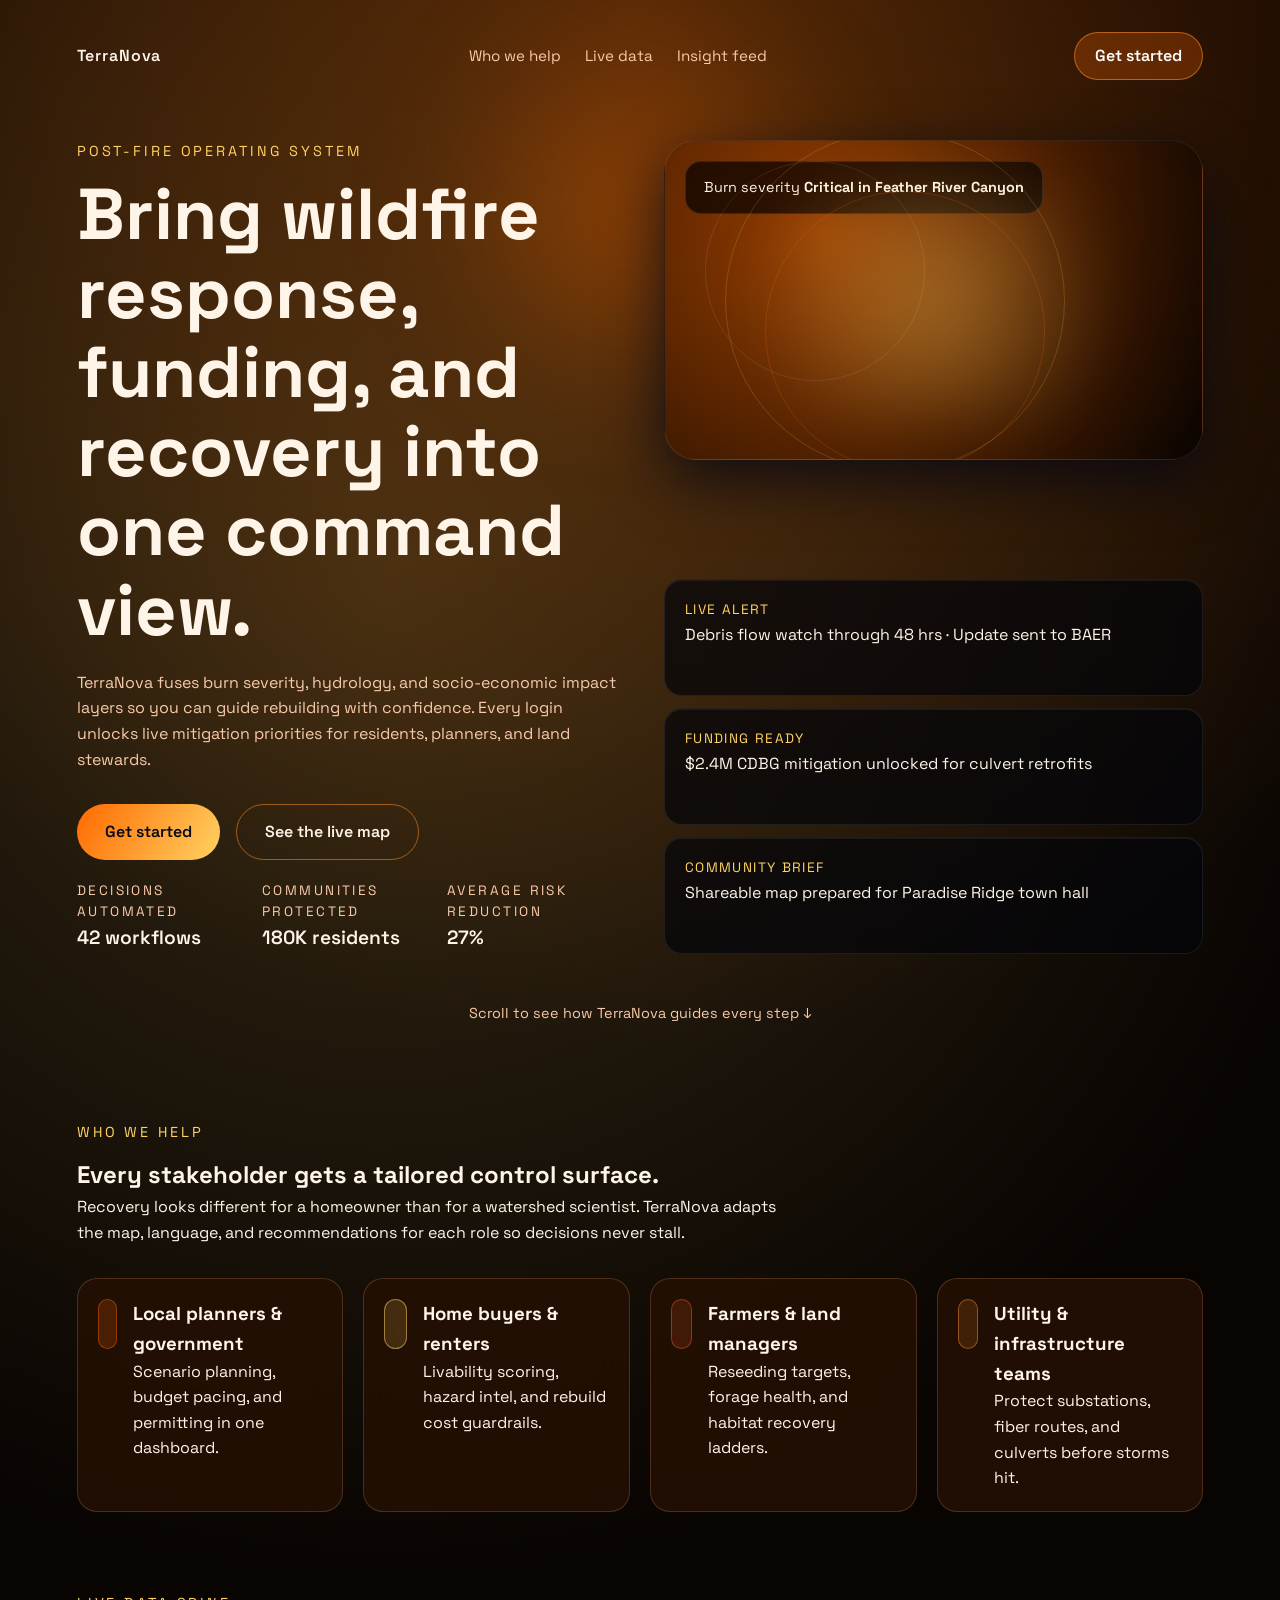
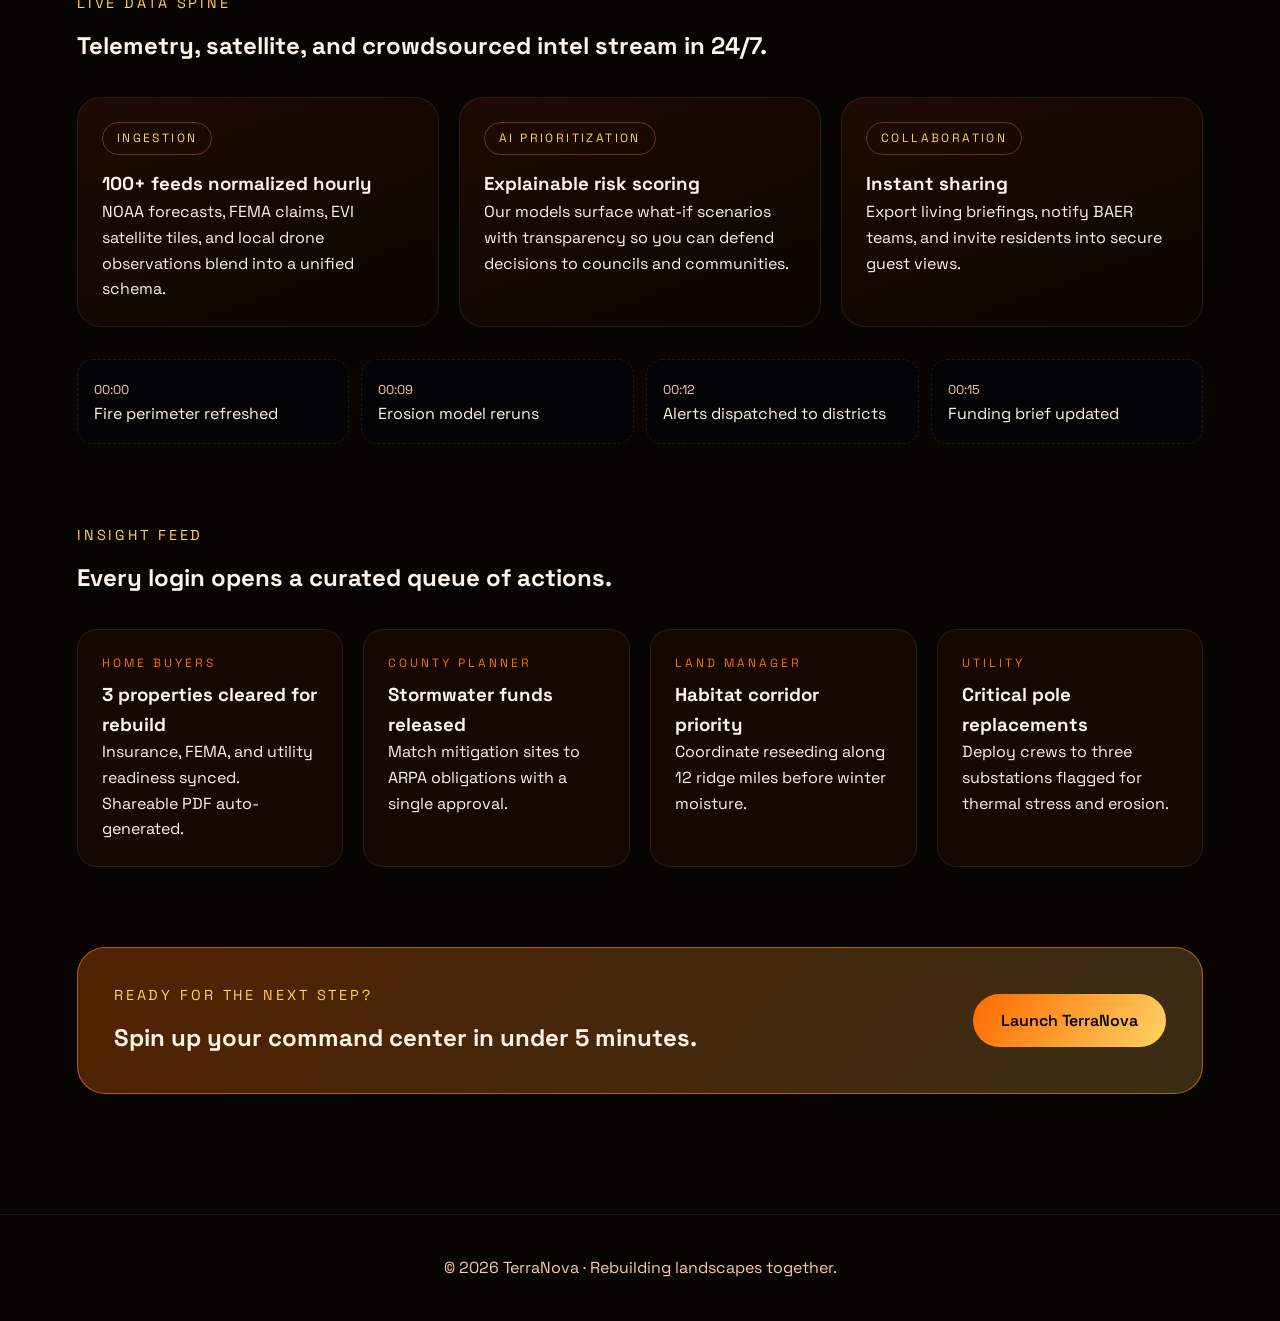
<file: index.html>
<!DOCTYPE html>
<html lang="en">
  <head>
    <meta charset="UTF-8" />
    <meta name="viewport" content="width=device-width, initial-scale=1.0" />
    <title>TerraNova | Recovery Intelligence</title>
    <link rel="preconnect" href="https://fonts.googleapis.com" />
    <link rel="preconnect" href="https://fonts.gstatic.com" crossorigin />
    <link
      href="https://fonts.googleapis.com/css2?family=Space+Grotesk:wght@400;500;600;700&display=swap"
      rel="stylesheet"
    />
    <link rel="stylesheet" href="styles/main.css" />
  </head>
  <body>
    <header class="hero">
      <div class="hero-glow"></div>
      <nav class="nav">
        <div class="logo">TerraNova</div>
        <div class="nav-links">
          <a href="#who">Who we help</a>
          <a href="#live">Live data</a>
          <a href="#insights">Insight feed</a>
        </div>
        <a class="nav-pill" href="login.html">Get started</a>
      </nav>
      <div class="hero-grid">
        <div class="hero-copy">
          <p class="eyebrow">Post-fire operating system</p>
          <h1>Bring wildfire response, funding, and recovery into one command view.</h1>
          <p class="lead">
            TerraNova fuses burn severity, hydrology, and socio-economic impact layers
            so you can guide rebuilding with confidence. Every login unlocks live
            mitigation priorities for residents, planners, and land stewards.
          </p>
          <div class="hero-actions">
            <a class="btn" href="login.html">Get started</a>
            <a class="btn ghost" href="map.html">See the live map</a>
          </div>
          <div class="hero-stats">
            <div>
              <p class="stat-label">Decisions automated</p>
              <p class="stat-value">42 workflows</p>
            </div>
            <div>
              <p class="stat-label">Communities protected</p>
              <p class="stat-value">180K residents</p>
            </div>
            <div>
              <p class="stat-label">Average risk reduction</p>
              <p class="stat-value">27%</p>
            </div>
          </div>
        </div>
        <div class="hero-preview" aria-hidden="true">
          <div class="preview-map">
            <div class="preview-scan">
              <span>Burn severity</span>
              <strong>Critical in Feather River Canyon</strong>
            </div>
            <div class="preview-glow"></div>
            <div class="preview-layer preview-layer-one"></div>
            <div class="preview-layer preview-layer-two"></div>
            <div class="preview-layer preview-layer-three"></div>
          </div>
          <ul class="preview-feed">
            <li>
              <span class="feed-label">Live alert</span>
              <p>Debris flow watch through 48 hrs · Update sent to BAER</p>
            </li>
            <li>
              <span class="feed-label">Funding ready</span>
              <p>$2.4M CDBG mitigation unlocked for culvert retrofits</p>
            </li>
            <li>
              <span class="feed-label">Community brief</span>
              <p>Shareable map prepared for Paradise Ridge town hall</p>
            </li>
          </ul>
        </div>
      </div>
      <p class="scroll-hint">Scroll to see how TerraNova guides every step ↓</p>
    </header>

    <main>
      <section class="who" id="who">
        <div class="section-heading">
          <p class="eyebrow">Who we help</p>
          <h2>Every stakeholder gets a tailored control surface.</h2>
          <p>
            Recovery looks different for a homeowner than for a watershed scientist.
            TerraNova adapts the map, language, and recommendations for each role so
            decisions never stall.
          </p>
        </div>
        <div class="card-grid">
          <article class="info-card">
            <div class="card-icon cube"></div>
            <div>
              <h3>Local planners &amp; government</h3>
              <p>Scenario planning, budget pacing, and permitting in one dashboard.</p>
            </div>
          </article>
          <article class="info-card">
            <div class="card-icon house"></div>
            <div>
              <h3>Home buyers &amp; renters</h3>
              <p>Livability scoring, hazard intel, and rebuild cost guardrails.</p>
            </div>
          </article>
          <article class="info-card">
            <div class="card-icon field"></div>
            <div>
              <h3>Farmers &amp; land managers</h3>
              <p>Reseeding targets, forage health, and habitat recovery ladders.</p>
            </div>
          </article>
          <article class="info-card">
            <div class="card-icon signal"></div>
            <div>
              <h3>Utility &amp; infrastructure teams</h3>
              <p>Protect substations, fiber routes, and culverts before storms hit.</p>
            </div>
          </article>
        </div>
      </section>

      <section class="live" id="live">
        <div class="section-heading">
          <p class="eyebrow">Live data spine</p>
          <h2>Telemetry, satellite, and crowdsourced intel stream in 24/7.</h2>
        </div>
        <div class="live-grid">
          <article class="live-card">
            <div class="live-pill">Ingestion</div>
            <h3>100+ feeds normalized hourly</h3>
            <p>NOAA forecasts, FEMA claims, EVI satellite tiles, and local drone observations blend into a unified schema.</p>
          </article>
          <article class="live-card">
            <div class="live-pill">AI prioritization</div>
            <h3>Explainable risk scoring</h3>
            <p>
              Our models surface what-if scenarios with transparency so you can defend decisions to councils and
              communities.
            </p>
          </article>
          <article class="live-card">
            <div class="live-pill">Collaboration</div>
            <h3>Instant sharing</h3>
            <p>Export living briefings, notify BAER teams, and invite residents into secure guest views.</p>
          </article>
        </div>
        <div class="timeline">
          <div class="timeline-step">
            <span>00:00</span>
            <p>Fire perimeter refreshed</p>
          </div>
          <div class="timeline-step">
            <span>00:09</span>
            <p>Erosion model reruns</p>
          </div>
          <div class="timeline-step">
            <span>00:12</span>
            <p>Alerts dispatched to districts</p>
          </div>
          <div class="timeline-step">
            <span>00:15</span>
            <p>Funding brief updated</p>
          </div>
        </div>
      </section>

      <section class="insights" id="insights">
        <div class="section-heading">
          <p class="eyebrow">Insight feed</p>
          <h2>Every login opens a curated queue of actions.</h2>
        </div>
        <div class="feed-grid">
          <article class="feed-card">
            <div>
              <p class="feed-tag">Home buyers</p>
              <h3>3 properties cleared for rebuild</h3>
            </div>
            <p>Insurance, FEMA, and utility readiness synced. Shareable PDF auto-generated.</p>
          </article>
          <article class="feed-card">
            <div>
              <p class="feed-tag">County planner</p>
              <h3>Stormwater funds released</h3>
            </div>
            <p>Match mitigation sites to ARPA obligations with a single approval.</p>
          </article>
          <article class="feed-card">
            <div>
              <p class="feed-tag">Land manager</p>
              <h3>Habitat corridor priority</h3>
            </div>
            <p>Coordinate reseeding along 12 ridge miles before winter moisture.</p>
          </article>
          <article class="feed-card">
            <div>
              <p class="feed-tag">Utility</p>
              <h3>Critical pole replacements</h3>
            </div>
            <p>Deploy crews to three substations flagged for thermal stress and erosion.</p>
          </article>
        </div>
      </section>

      <section class="cta-panel">
        <div>
          <p class="eyebrow">Ready for the next step?</p>
          <h2>Spin up your command center in under 5 minutes.</h2>
        </div>
        <a class="btn" href="login.html">Launch TerraNova</a>
      </section>
    </main>

    <footer class="site-footer">
      <p>© <span id="year"></span> TerraNova · Rebuilding landscapes together.</p>
    </footer>
    <script>
      document.getElementById('year').textContent = new Date().getFullYear();
    </script>
  </body>
</html>
</file>
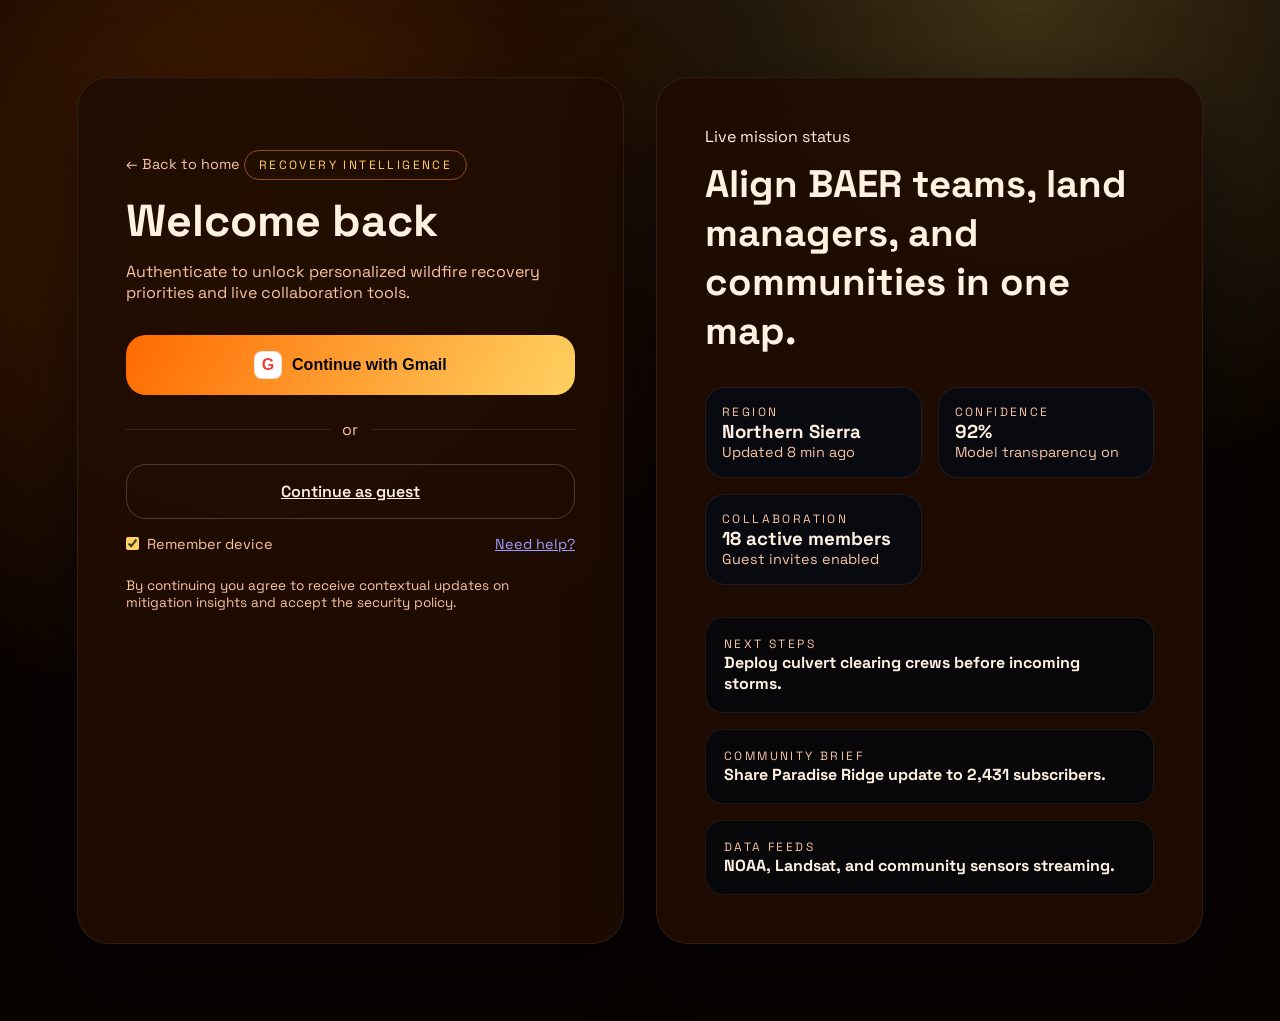
<file: login.html>
<!DOCTYPE html>
<html lang="en">
  <head>
    <meta charset="UTF-8" />
    <meta name="viewport" content="width=device-width, initial-scale=1.0" />
    <meta name="google-client-id" content="236349875388-l926jrpgekh544jt7ub4m98dukgtrrqh.apps.googleusercontent.com" />
    <title>Sign in | TerraNova</title>
    <link rel="preconnect" href="https://fonts.googleapis.com" />
    <link rel="preconnect" href="https://fonts.gstatic.com" crossorigin />
    <link
      href="https://fonts.googleapis.com/css2?family=Space+Grotesk:wght@400;500;600&display=swap"
      rel="stylesheet"
    />
    <link rel="stylesheet" href="styles/login.css" />
  </head>
  <body>
    <main class="login-shell">
      <div class="noise"></div>
      <section class="login-card">
        <a class="back-link" href="index.html">← Back to home</a>
        <div class="badge">Recovery Intelligence</div>
        <h1>Welcome back</h1>
        <p class="subtitle">
          Authenticate to unlock personalized wildfire recovery priorities and live collaboration tools.
        </p>
        <button class="btn gmail" id="gmailLogin" data-google-client-id="">
          <span class="gmail-icon" aria-hidden="true">G</span>
          Continue with Gmail
        </button>
        <div class="divider">
          <span></span>
          <p>or</p>
          <span></span>
        </div>
        <a class="btn outline" href="map.html" data-guest-login>Continue as guest</a>
        <div class="form-meta">
          <label class="checkbox">
            <input type="checkbox" checked />
            <span>Remember device</span>
          </label>
          <a href="#">Need help?</a>
        </div>
        <p class="disclaimer">
          By continuing you agree to receive contextual updates on mitigation insights and accept the security policy.
        </p>
      </section>
      <section class="login-preview" aria-hidden="true">
        <div class="preview-header">
          <p class="eyebrow">Live mission status</p>
          <h2>Align BAER teams, land managers, and communities in one map.</h2>
        </div>
        <div class="preview-grid">
          <article>
            <p class="label">Region</p>
            <h3>Northern Sierra</h3>
            <p class="muted">Updated 8 min ago</p>
          </article>
          <article>
            <p class="label">Confidence</p>
            <h3>92%</h3>
            <p class="muted">Model transparency on</p>
          </article>
          <article>
            <p class="label">Collaboration</p>
            <h3>18 active members</h3>
            <p class="muted">Guest invites enabled</p>
          </article>
        </div>
        <ul class="preview-list">
          <li>
            <p class="label">Next steps</p>
            <strong>Deploy culvert clearing crews before incoming storms.</strong>
          </li>
          <li>
            <p class="label">Community brief</p>
            <strong>Share Paradise Ridge update to 2,431 subscribers.</strong>
          </li>
          <li>
            <p class="label">Data feeds</p>
            <strong>NOAA, Landsat, and community sensors streaming.</strong>
          </li>
        </ul>
      </section>
    </main>
    <script src="scripts/login.js"></script>
  </body>
</html>
</file>
<file: styles/main.css>
:root {
  color-scheme: dark;
  --bg: #080402;
  --surface: rgba(38, 16, 4, 0.82);
  --surface-strong: rgba(22, 9, 2, 0.94);
  --text: #fff4e8;
  --muted: #f8caaa;
  --accent: #ff6a00;
  --accent-secondary: #ffd262;
  --border: rgba(255, 142, 45, 0.55);
  --card-border: rgba(255, 184, 117, 0.2);
  --shadow: 0 20px 60px rgba(5, 8, 20, 0.8);
  font-family: 'Space Grotesk', system-ui, -apple-system, BlinkMacSystemFont, sans-serif;
}

* {
  box-sizing: border-box;
  margin: 0;
  padding: 0;
}

body {
  min-height: 100vh;
  background: radial-gradient(circle at top, rgba(255, 106, 0, 0.28), transparent 35%),
    radial-gradient(circle at 30% 20%, rgba(255, 210, 98, 0.18), transparent 40%),
    var(--bg);
  color: var(--text);
  line-height: 1.6;
}

a {
  color: inherit;
  text-decoration: none;
}

.hero {
  position: relative;
  min-height: 100vh;
  padding: 32px clamp(20px, 6vw, 80px) 96px;
  overflow: hidden;
}

.hero-glow {
  position: absolute;
  inset: 10% auto auto 50%;
  width: 480px;
  height: 480px;
  background: radial-gradient(circle, rgba(255, 106, 0, 0.4), transparent 60%);
  filter: blur(60px);
  transform: translate(-50%, -30%);
  z-index: 0;
}

.nav {
  display: flex;
  justify-content: space-between;
  align-items: center;
  gap: 24px;
  position: relative;
  z-index: 2;
}

.logo {
  font-weight: 600;
  letter-spacing: 0.06em;
}

.nav-links {
  display: flex;
  gap: 24px;
  font-size: 0.95rem;
  color: var(--muted);
}

.nav-links a {
  transition: color 0.2s ease;
}

.nav-links a:hover {
  color: #fff;
}

.nav-pill {
  padding: 10px 20px;
  border-radius: 999px;
  border: 1px solid var(--border);
  background: rgba(255, 106, 0, 0.25);
  color: #fff;
  font-weight: 600;
}

.hero-grid {
  margin-top: 60px;
  display: grid;
  grid-template-columns: repeat(auto-fit, minmax(280px, 1fr));
  gap: 48px;
  position: relative;
  z-index: 1;
}

.hero-copy h1 {
  font-size: clamp(2.8rem, 6vw, 4.5rem);
  line-height: 1.1;
  margin-bottom: 20px;
}

.eyebrow {
  font-size: 0.9rem;
  text-transform: uppercase;
  letter-spacing: 0.2em;
  color: var(--accent-secondary);
  margin-bottom: 12px;
}

.lead {
  color: var(--muted);
  max-width: 560px;
}

.hero-actions {
  display: flex;
  flex-wrap: wrap;
  gap: 16px;
  margin: 32px 0 20px;
}

.btn {
  display: inline-flex;
  align-items: center;
  justify-content: center;
  gap: 10px;
  padding: 14px 28px;
  border-radius: 999px;
  border: none;
  cursor: pointer;
  background: linear-gradient(120deg, var(--accent), var(--accent-secondary));
  color: #050814;
  font-weight: 600;
}

.btn.ghost {
  background: transparent;
  border: 1px solid var(--border);
  color: var(--text);
}

.hero-stats {
  display: grid;
  grid-template-columns: repeat(auto-fit, minmax(140px, 1fr));
  gap: 16px;
}

.stat-label {
  color: var(--muted);
  font-size: 0.85rem;
  text-transform: uppercase;
  letter-spacing: 0.18em;
}

.stat-value {
  font-size: 1.2rem;
  font-weight: 600;
}

.hero-preview {
  display: grid;
  gap: 24px;
}

.preview-map {
  position: relative;
  height: 320px;
  border-radius: 32px;
  background: radial-gradient(circle at 30% 30%, rgba(255, 106, 0, 0.55), rgba(8, 4, 2, 0.5)),
    linear-gradient(140deg, rgba(25, 8, 2, 0.95), rgba(6, 2, 0, 0.92));
  border: 1px solid rgba(255, 255, 255, 0.08);
  overflow: hidden;
  box-shadow: var(--shadow);
}

.preview-scan {
  position: absolute;
  top: 20px;
  left: 20px;
  padding: 14px 18px;
  border-radius: 16px;
  background: rgba(12, 5, 1, 0.75);
  border: 1px solid rgba(255, 255, 255, 0.1);
  font-size: 0.9rem;
}

.preview-glow {
  position: absolute;
  inset: 40px;
  border-radius: 24px;
  background: radial-gradient(circle, rgba(255, 210, 98, 0.35), transparent 70%);
  filter: blur(30px);
}

.preview-layer {
  position: absolute;
  border-radius: 50%;
  opacity: 0.6;
}

.preview-layer-one {
  width: 220px;
  height: 220px;
  top: 20px;
  left: 40px;
  border: 1px solid rgba(255, 255, 255, 0.15);
  animation: pulse 6s ease-in-out infinite;
}

.preview-layer-two {
  width: 280px;
  height: 280px;
  top: 50px;
  left: 100px;
  border: 1px solid rgba(255, 106, 0, 0.35);
  animation: pulse 7s ease-in-out infinite 1s;
}

.preview-layer-three {
  width: 340px;
  height: 340px;
  top: -10px;
  left: 60px;
  border: 1px solid rgba(255, 210, 98, 0.3);
  animation: pulse 8s ease-in-out infinite 2s;
}

@keyframes pulse {
  0%,
  100% {
    transform: scale(1);
  }
  50% {
    transform: scale(1.05);
  }
}

.preview-feed {
  list-style: none;
  display: grid;
  gap: 12px;
}

.preview-feed li {
  padding: 16px 20px;
  border-radius: 18px;
  border: 1px solid rgba(255, 255, 255, 0.08);
  background: rgba(3, 5, 11, 0.7);
  box-shadow: inset 0 1px 0 rgba(255, 255, 255, 0.06);
}

.feed-label {
  font-size: 0.85rem;
  color: var(--accent-secondary);
  letter-spacing: 0.1em;
  text-transform: uppercase;
}

.scroll-hint {
  margin-top: 48px;
  text-align: center;
  color: var(--muted);
  font-size: 0.9rem;
}

main {
  padding: 0 clamp(20px, 6vw, 80px) 120px;
  display: grid;
  gap: 80px;
}

.section-heading {
  max-width: 700px;
  margin-bottom: 32px;
}

.card-grid {
  display: grid;
  grid-template-columns: repeat(auto-fit, minmax(240px, 1fr));
  gap: 20px;
}

.info-card {
  display: flex;
  gap: 16px;
  padding: 20px;
  border-radius: 20px;
  border: 1px solid var(--card-border);
  background: var(--surface);
  backdrop-filter: blur(18px);
}

.card-icon {
  width: 50px;
  height: 50px;
  border-radius: 16px;
  background: rgba(255, 106, 0, 0.18);
  border: 1px solid rgba(255, 106, 0, 0.4);
}

.card-icon.house {
  background: rgba(255, 210, 98, 0.15);
  border-color: rgba(255, 210, 98, 0.5);
}

.card-icon.field {
  background: rgba(240, 93, 35, 0.15);
  border-color: rgba(240, 93, 35, 0.45);
}

.card-icon.signal {
  background: rgba(255, 142, 45, 0.15);
  border-color: rgba(255, 142, 45, 0.45);
}

.live-grid {
  display: grid;
  grid-template-columns: repeat(auto-fit, minmax(240px, 1fr));
  gap: 20px;
}

.live-card {
  padding: 24px;
  border-radius: 24px;
  border: 1px solid rgba(255, 255, 255, 0.08);
  background: linear-gradient(160deg, rgba(32, 12, 2, 0.9), rgba(13, 5, 0, 0.85));
}

.live-pill {
  display: inline-flex;
  padding: 6px 14px;
  border-radius: 999px;
  border: 1px solid rgba(255, 142, 45, 0.35);
  font-size: 0.75rem;
  letter-spacing: 0.2em;
  text-transform: uppercase;
  color: var(--accent-secondary);
  margin-bottom: 14px;
}

.timeline {
  margin-top: 32px;
  display: grid;
  grid-template-columns: repeat(auto-fit, minmax(140px, 1fr));
  gap: 12px;
}

.timeline-step {
  padding: 16px;
  border-radius: 16px;
  background: rgba(3, 5, 11, 0.7);
  border: 1px dashed rgba(255, 255, 255, 0.08);
}

.timeline-step span {
  font-size: 0.8rem;
  color: var(--muted);
}

.insights .feed-grid {
  display: grid;
  grid-template-columns: repeat(auto-fit, minmax(240px, 1fr));
  gap: 20px;
}

.feed-card {
  padding: 24px;
  border-radius: 20px;
  background: var(--surface-strong);
  border: 1px solid rgba(255, 255, 255, 0.08);
  position: relative;
}

.feed-tag {
  font-size: 0.75rem;
  letter-spacing: 0.25em;
  text-transform: uppercase;
  color: var(--accent);
  margin-bottom: 6px;
}

.cta-panel {
  display: flex;
  flex-wrap: wrap;
  align-items: center;
  justify-content: space-between;
  gap: 24px;
  padding: 36px;
  border-radius: 28px;
  border: 1px solid var(--border);
  background: linear-gradient(130deg, rgba(255, 106, 0, 0.3), rgba(255, 210, 98, 0.2));
}

.site-footer {
  padding: 40px 24px;
  text-align: center;
  color: var(--muted);
  border-top: 1px solid rgba(255, 255, 255, 0.06);
}

@media (max-width: 720px) {
  .nav-links {
    display: none;
  }
  .hero-actions {
    flex-direction: column;
  }
  .hero-stats {
    grid-template-columns: 1fr;
  }
  .cta-panel {
    flex-direction: column;
    text-align: center;
  }
}
</file>
<file: styles/login.css>
:root {
  color-scheme: dark;
  --bg: #090300;
  --card: rgba(32, 12, 2, 0.92);
  --accent: #ff6a00;
  --accent-secondary: #ffd262;
  --border: rgba(255, 142, 45, 0.5);
  --text: #fff2e2;
  --muted: #f7c5a3;
  font-family: 'Space Grotesk', system-ui, sans-serif;
}

* {
  box-sizing: border-box;
  margin: 0;
  padding: 0;
}

body {
  min-height: 100vh;
  background: radial-gradient(circle at 20% 20%, rgba(255, 106, 0, 0.28), transparent 40%),
    radial-gradient(circle at 80% 0%, rgba(255, 210, 98, 0.22), transparent 35%),
    var(--bg);
  color: var(--text);
}

.login-shell {
  position: relative;
  min-height: 100vh;
  display: grid;
  grid-template-columns: repeat(auto-fit, minmax(280px, 1fr));
  gap: 32px;
  padding: clamp(24px, 6vw, 80px);
}

.noise {
  position: absolute;
  inset: 0;
  background-image: url('data:image/svg+xml,%3Csvg xmlns="http://www.w3.org/2000/svg" width="200" height="200" viewBox="0 0 200 200"%3E%3Crect width="1" height="1" fill="rgba(255,255,255,0.03)"/%3E%3C/svg%3E');
  opacity: 0.6;
  pointer-events: none;
}

.login-card,
.login-preview {
  position: relative;
  border-radius: 32px;
  padding: clamp(24px, 4vw, 48px);
  border: 1px solid rgba(255, 255, 255, 0.08);
  background: var(--card);
  backdrop-filter: blur(18px);
  box-shadow: 0 30px 80px rgba(1, 2, 8, 0.6);
}

.back-link {
  font-size: 0.9rem;
  color: var(--muted);
  text-decoration: none;
}

.badge {
  display: inline-flex;
  padding: 6px 14px;
  border-radius: 999px;
  border: 1px solid var(--border);
  color: var(--accent-secondary);
  font-size: 0.75rem;
  letter-spacing: 0.2em;
  text-transform: uppercase;
  margin: 24px 0 12px;
}

h1 {
  font-size: clamp(2rem, 4vw, 2.8rem);
  margin-bottom: 12px;
}

.subtitle {
  color: var(--muted);
  margin-bottom: 32px;
}

.btn {
  width: 100%;
  border: none;
  border-radius: 20px;
  padding: 16px;
  font-size: 1rem;
  font-weight: 600;
  cursor: pointer;
}

.btn.gmail {
  display: inline-flex;
  align-items: center;
  justify-content: center;
  gap: 10px;
  background: linear-gradient(120deg, var(--accent), var(--accent-secondary));
  color: #050814;
}

.btn.outline {
  display: inline-flex;
  align-items: center;
  justify-content: center;
  gap: 10px;
  border: 1px solid rgba(255, 255, 255, 0.2);
  background: transparent;
  color: var(--text);
}

.gmail-icon {
  width: 28px;
  height: 28px;
  border-radius: 8px;
  border: 1px solid rgba(0, 0, 0, 0.1);
  background: #fff;
  color: #e94235;
  display: grid;
  place-items: center;
  font-weight: 700;
}

.loading {
  opacity: 0.7;
  pointer-events: none;
}

.divider {
  display: flex;
  align-items: center;
  gap: 12px;
  margin: 24px 0;
  color: var(--muted);
}

.divider span {
  flex: 1;
  height: 1px;
  background: rgba(255, 255, 255, 0.1);
}

.form-meta {
  margin-top: 16px;
  display: flex;
  align-items: center;
  justify-content: space-between;
  color: var(--muted);
  font-size: 0.9rem;
}

.checkbox {
  display: flex;
  align-items: center;
  gap: 8px;
}

.checkbox input {
  accent-color: var(--accent-secondary);
}

.disclaimer {
  margin-top: 24px;
  font-size: 0.85rem;
  color: var(--muted);
}

.login-preview .preview-header h2 {
  font-size: clamp(1.5rem, 3vw, 2.4rem);
  margin-top: 12px;
}

.preview-grid {
  display: grid;
  grid-template-columns: repeat(auto-fit, minmax(160px, 1fr));
  gap: 16px;
  margin: 32px 0;
}

.preview-grid article {
  padding: 16px;
  border-radius: 20px;
  border: 1px solid rgba(255, 255, 255, 0.08);
  background: rgba(6, 9, 20, 0.8);
}

.label {
  font-size: 0.75rem;
  letter-spacing: 0.2em;
  text-transform: uppercase;
  color: var(--muted);
}

.muted {
  color: var(--muted);
  font-size: 0.9rem;
}

.preview-list {
  list-style: none;
  display: grid;
  gap: 16px;
}

.preview-list li {
  padding: 18px;
  border-radius: 18px;
  border: 1px solid rgba(255, 255, 255, 0.08);
  background: rgba(3, 5, 12, 0.8);
}

@media (max-width: 720px) {
  .login-shell {
    grid-template-columns: 1fr;
  }
}
</file>
